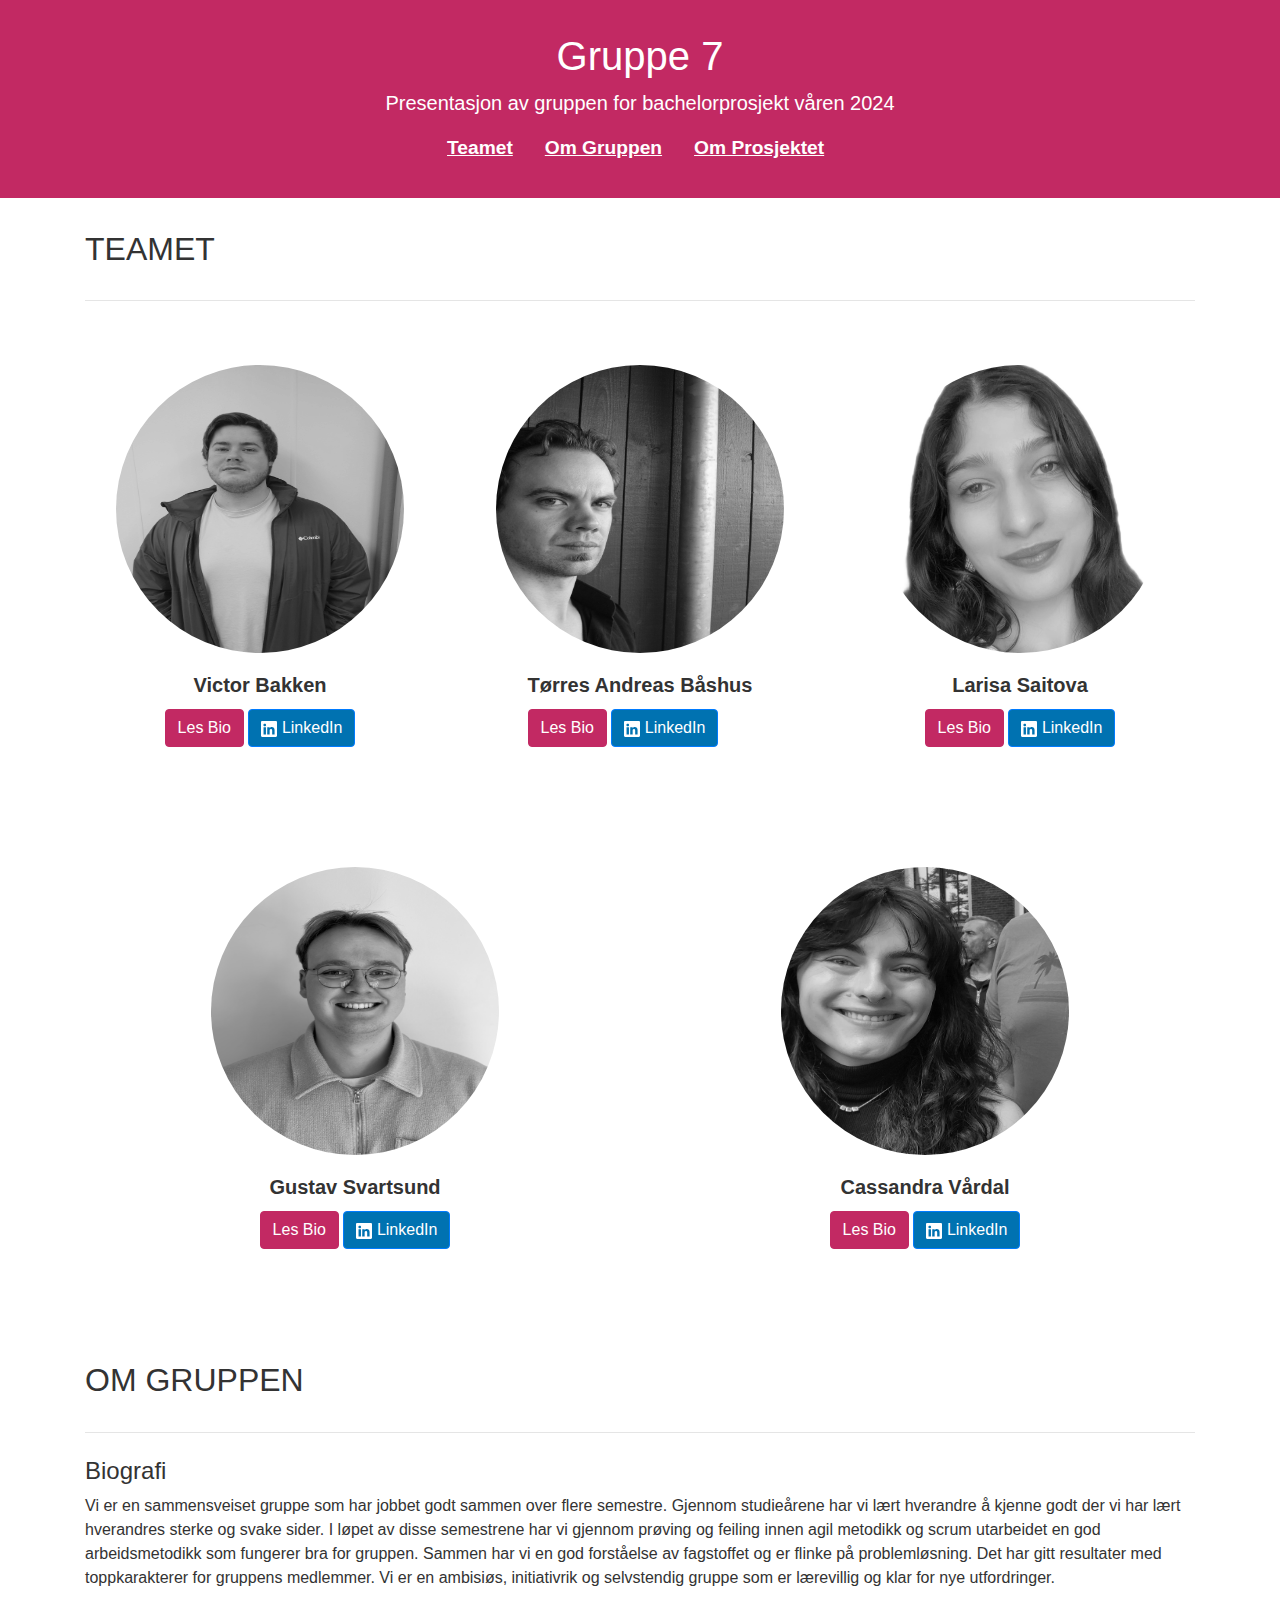
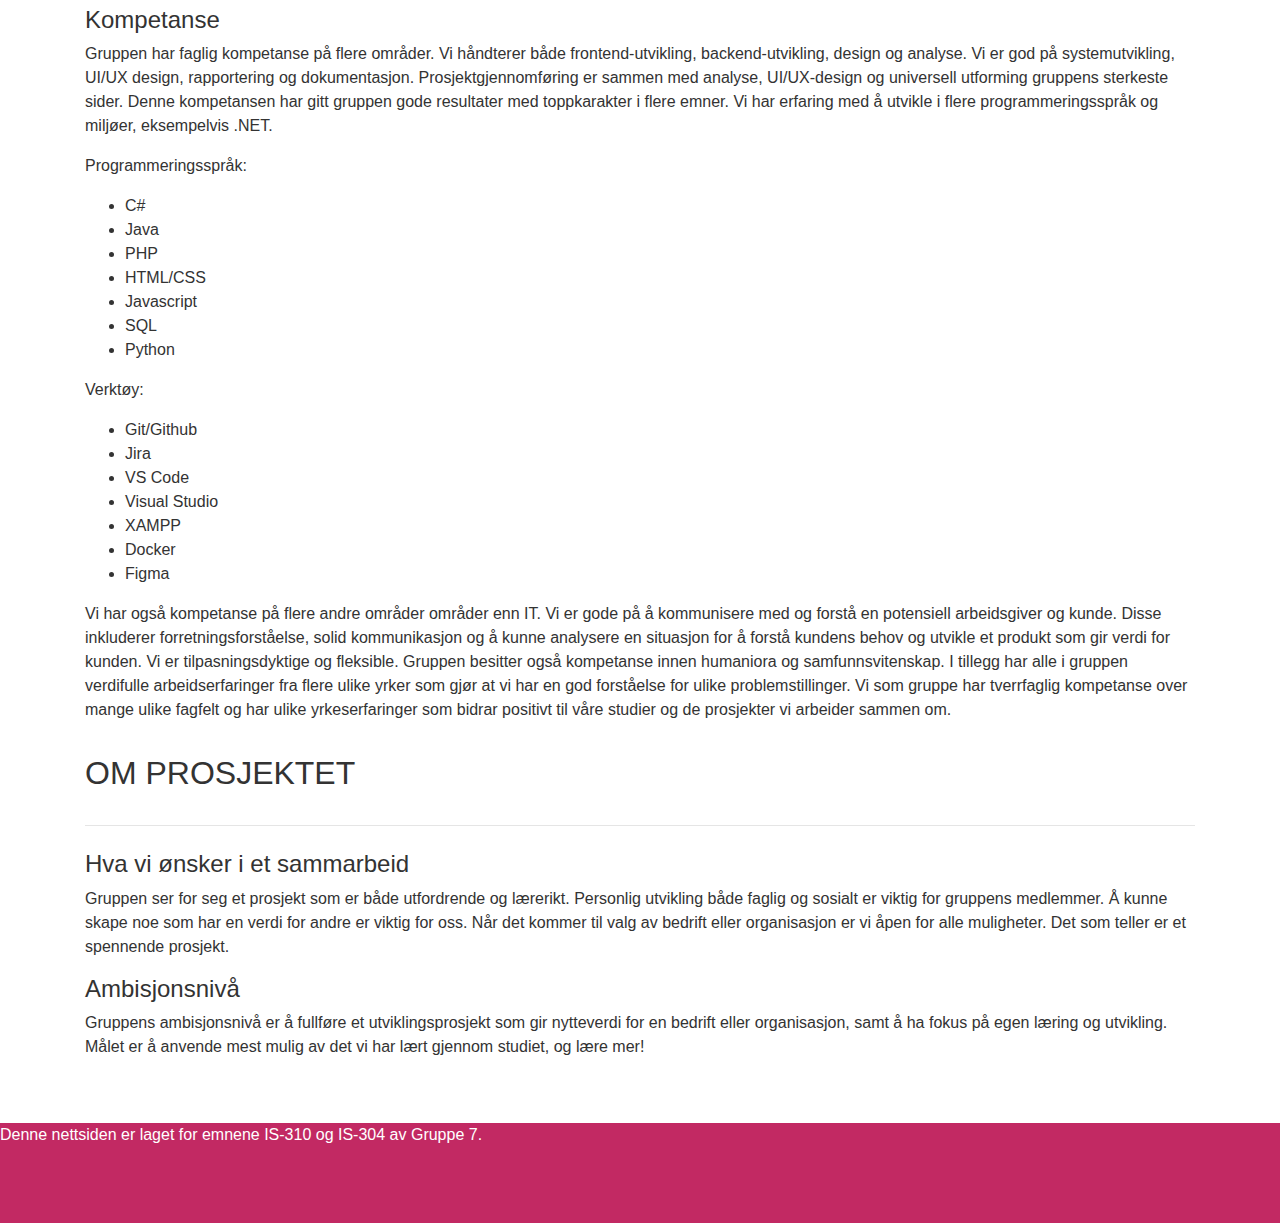
<file: index.html>
<!DOCTYPE html>
<html lang="en">

<head>
  <meta charset="UTF-8">
  <meta name="viewport" content="width=device-width, initial-scale=1.0">
  <title>Gruppe 7 - Bachelorprosjekt</title>
  <link rel="stylesheet" href="https://cdn.jsdelivr.net/npm/bootstrap@4.4.1/dist/css/bootstrap.min.css"
    integrity="sha384-Vkoo8x4CGsO3+Hhxv8T/Q5PaXtkKtu6ug5TOeNV6gBiFeWPGFN9MuhOf23Q9Ifjh" crossorigin="anonymous">
  <link rel="stylesheet" href="style.css">
</head>

<body>
  <!--Bar på toppen-->
  <div class="jumbotron">
    <h1 class="display-10">Gruppe 7</h1>
    <p class="lead"><strong>Presentasjon av gruppen for bachelorprosjekt våren 2024</strong></p>
    <ul class ="navi">
      <li><a href="#teamet">Teamet</a></li>
      <li><a href="#gruppen">Om Gruppen</a></li>
      <li><a href="#prosjektet">Om Prosjektet</a></li>
    </ul>
  </div>
  <div class="container">



    <!--Teamet-->


    <h2 class="display-8" id="teamet">TEAMET</h2>
    <hr class="my-4">
    <div class="row">
      <div class="col-sm-4">
        <div class="card" style="width: 18rem;">
          <img class="card-img-top" src="./img/victor.jpg" alt="Bilde av Victor Bakken">
          <div class="card-body">
            <h5 class="card-title">Victor Bakken</h5>
            <div class="overflow-auto collapse" id="victorSkill" style="height: 200px">
              <p class="card-text">
              <ul>
                <li>Test</li>
              </ul>
              </p>
            </div>
            <div class="overflow-auto collapse" id="victorBio" style="height: 200px">
              <p class="card-text">
                Mine røtter er fra Bjugn i Ørland kommune. Jeg ser meg selv som en kreativ, ansvarsfull, og
                perfeksjonist. Jeg er alltid klar for nye utfordringer, i alt jeg gjør.
                Har tidligere erfaring innenfor kundeservice, markedsanalyse og byggindustri. På den faglige biten liker
                jeg best å holde på med oppsett, service og generell hardware, dette er fordi jeg har deltatt og vært
                med på oppsett og vedlikehold av flere servere, dette inkluderer web, og spillservere. Fritiden min går
                ut på å dele opplevelser med bekjente. Ofte gjennom videospill og min interesse for bil.
              </p>
            </div>
            <a class="btn btn-info" data-toggle="collapse" href="#victorBio" role="button">Les Bio</a>
            <a class="btn btn-primary libtn" href="https://www.linkedin.com/in/victorbakken/" target=”_blank”>
              <img src="./img/linkedin.svg" alt="Linkedin logo"/>
              <span class="linkText">LinkedIn</span>
            </a>
          </div>
        </div>
      </div>
      <div class="col-sm-4">
        <div class="card" style="width: 18rem;">
          <img class="card-img-top" src="./img/torres.jpg" alt="Bilde av Tørres Båshus">
          <div class="card-body">
            <h5 class="card-title">Tørres Andreas Båshus</h5>
            <div class="overflow-auto collapse" id="torresbio" style="height: 200px">
              <p class="card-text">
                Jeg er en sørlending fra Arendal som har bodd flere år i flere europeiske land. Jeg anser meg som en ansvarlig, initiativrik og nysgjerrig person som hele tiden vil lære noe nytt. Jeg har en variert og internasjonal bakgrunn med flere ulike jobberfaringer både fra Norge og utlandet innen service, detaljhandel, forsikring og elektronikkbransjen. Nå studerer jeg til bachelor i IT og informasjonsteknologi ved Universitet i Agder. Studieåret høsten 2023/våren 2024 er jeg studenttillitsvalgt. I øvrige har jeg studert flere ulike emner innenfor humaniora og samfunnsvitenskap i Danmark, Tyskland, Frankrike og Sverige. Grunnet mine internasjonale erfaringer og studier har jeg en god sosial og kulturell kompetanse.
                Jeg har alltid hatt en interesse for mulighetene som IKT gir og samhandlingen mellom mennesker og teknologi. Utover min interesse for teknologi og informasjonsteknologi, så interesserer jeg meg også for litteratur, kultur, språk og meditasjon. Et viktig spørsmål for meg er hvordan teknologi utvikles og brukes. Prosessen med å utvikle et produkt eller tjeneste finner jeg spennende. Jeg trives med systemutvikling, design og jobbe med å utvikle digitale løsninger.
              </p>
            </div>
            <a class="btn btn-info" data-toggle="collapse" href="#torresbio" role="button"
              aria-expanded="false">Les Bio</a>
            <a class="btn btn-primary libtn"
              href="https://www.linkedin.com/in/tørresbåshus/" target=”_blank”>
              <img src="./img/linkedin.svg" alt="Linkedin logo"/>
              <span class="linkText">LinkedIn</span>
            </a>
          </div>
        </div>
      </div>
      <div class="col-sm-4">
        <div class="card" style="width: 18rem;">
          <img class="card-img-top" src="./img/larisa2.jpg" alt="Bilde av Larisa Saitova">
          <div class="card-body">
            <h5 class="card-title">Larisa Saitova</h5>
            <div class="overflow-auto collapse" id="larisabio" style="height: 200px">
              <p class="card-text">
              
Jeg er en 20 år gammel student som gjennom bachelorstudiet mitt har utviklet stor nysgjerrighet for hvordan teknologi kan påvirke miljø og mennesker både på godt og vondt, og liker å reflektere over de etiske implikasjonene bak slike valg. Fra en tidlig alder har jeg også  hatt en dyp lidenskap for estetikk og det visuelle. Noe som preger meg både innenfor og utenfor studiene. Ved siden av studentlivet er jeg opptatt av mote og liker å tilbringe tid ved symaskinen. Nettopp dette tror jeg ble drivkraften bak min interesse for UI/UX-design, frontend-utvikling og webutvikling. Å kunne forme digitale opplevelser og skape grensesnitt som ikke bare fungerer sømløst, men også inspirerer og engasjerer, gir meg en utrolig glede som jeg håper å få dele med andre i framtiden. 

              </p>
            </div>
            <a class="btn btn-info" data-toggle="collapse" href="#larisabio" role="button"
              aria-expanded="false">Les Bio</a>
            <a class="btn btn-primary libtn" href="https://www.linkedin.com/in/larisa-s-a10b9b276/"
              target=”_blank”>
              <img src="./img/linkedin.svg" alt="Linkedin logo"/>
              <span class="linkText">LinkedIn</span>
            </a>
          </div>
        </div>
      </div>
    </div>
    <div class="row">
      <div class="col-sm-6">
        <div class="card" style="width: 18rem;">
          <img class="card-img-top" src="./img/gustav.jpg" alt="Bilde av Gustav Svartsund">
          <div class="card-body">
            <h5 class="card-title">Gustav Svartsund</h5>
            <div class="overflow-auto collapse" id="gustavbio" style="height: 200px">
              <p class="card-text">Jeg kommer fra Ski i Nordre Follo kommune som har forvillet seg ned til Sørlandet for å gjennomføre en bachelor. Vil anse meg selv som en utadvendt person som liker det å møte nye mennesker, eller bli bedre kjent med personer jeg allerede kjenner. Har faglig kompetanse da det gjelder litt programmering, og forskjellig feilsøking på software og hardware level. Er sterkere på hardware siden da jeg blant annet har bygget utallige datamaskiner opp gjennom årene. Etter 6 år på medisinsk laboratorium har jeg god erfaring med teamarbeid og arbeidsrutiner. Jeg har interesser som samsvarer med studievalget som innebærer teknologi, programmering, og design. Vil si at jeg foretrekker frontend ovenfor backend. Utenom studiet liker jeg å tilbringe tid med venner, spille videospill, og drive med frisbeegolf.
              </p>
            </div>
            <a class="btn btn-info" data-toggle="collapse" href="#gustavbio" role="button"
              aria-expanded="false">Les Bio</a>
            <a class="btn btn-primary libtn"
              href="https://www.linkedin.com/in/gustav-svartsund-baa67224a/" target=”_blank”>
              <img src="./img/linkedin.svg" alt="Linkedin logo"/>
              <span class="linkText">LinkedIn</span>
            </a>
          </div>
        </div>
      </div>
      <div class="col-sm-6">
        <div class="card" style="width: 18rem;">

          <img class="card-img-top" src="./img/cass.png" alt="Bilde av Cassandra Vårdal">
          <div class="card-body">
            <h5 class="card-title">Cassandra Vårdal</h5>
            <div class="overflow-auto collapse" id="cassandrabio" style="height: 200px">
              <p class="card-text">Jeg er en IT student fra Byremo i Lyngdal kommune som nå går siste året på en bachelor i IT og informasjonssystemer. Min tidligere arbeidsbakgrunn i handelsbransjen har gitt meg mye erfaring med teamarbeid og det å lede et team. Jeg var i en lengre periode ansatt som team- og seksjonsleder i en av landets største dagligvarekjeder. Min faglige kompetanse strekker seg bredt over flere fagfelt og jeg har fått en solid forståelse for front og backend utvikling. Jeg har også en lidenskap for universell utforming og det å sikre at morgendagens systemer kan brukes av alle, ikke bare de som ble født med teknologi i fingertuppene. 
              </p>
            </div>
            <a class="btn btn-info test" data-toggle="collapse" href="#cassandrabio" role="button"
              aria-expanded="false">Les Bio</a>
            <a class="btn btn-primary libtn" href="https://www.linkedin.com/in/cassandra-vardal/"
              target=”_blank”>
              <img src="./img/linkedin.svg" alt="Linkedin logo"/>
              <span class="linkText">LinkedIn</span>
            </a>
          </div>
        </div>
      </div>
    </div>

    <h2 class="display-8" id="gruppen">OM GRUPPEN</h2>
    <hr class="my-4">
    <h4 class="display-10">Biografi</h4>
    <p>Vi er en sammensveiset gruppe som har jobbet godt sammen over flere semestre. Gjennom studieårene har vi lært hverandre å kjenne godt der vi har lært hverandres sterke og svake sider. I løpet av disse semestrene har vi gjennom prøving og feiling innen agil metodikk og scrum utarbeidet en god arbeidsmetodikk som fungerer bra for gruppen. Sammen har vi en god forståelse av fagstoffet og er flinke på problemløsning. Det har gitt resultater med toppkarakterer for gruppens medlemmer. Vi er en ambisiøs, initiativrik og selvstendig gruppe som er lærevillig og klar for nye utfordringer.

    </p>
    <h4 class="display-10">Kompetanse</h4>
    <p>Gruppen har faglig kompetanse på flere områder. Vi håndterer både frontend-utvikling, backend-utvikling, design og analyse. Vi er god på systemutvikling, UI/UX design, rapportering og dokumentasjon. Prosjektgjennomføring er sammen med analyse, UI/UX-design og universell utforming gruppens sterkeste sider. Denne kompetansen har gitt gruppen gode resultater med toppkarakter i flere emner. Vi har erfaring med å utvikle i flere programmeringsspråk og miljøer, eksempelvis .NET. 
      <p>Programmeringsspråk: </p>
      <ul>
        <li>C#</li>
        <li>Java</li>
        <li>PHP</li>
        <li>HTML/CSS</li>
        <li>Javascript</li>
        <li>SQL</li>
        <li>Python</li>
      </ul>
      <p>Verktøy: </p>
      <ul>
        <li>Git/Github</li>
        <li>Jira</li>
        <li>VS Code</li>
        <li>Visual Studio</li>
        <li>XAMPP</li>
        <li>Docker</li>
        <li>Figma</li>
      </ul>
      
      Vi har også kompetanse på flere andre områder områder enn IT. Vi er gode på å kommunisere med og forstå en potensiell arbeidsgiver og kunde. Disse inkluderer forretningsforståelse, solid kommunikasjon og å kunne analysere en situasjon for å forstå kundens behov og utvikle et produkt som gir verdi for kunden. Vi er tilpasningsdyktige og fleksible. Gruppen besitter også kompetanse innen humaniora og samfunnsvitenskap. I tillegg har alle i gruppen verdifulle arbeidserfaringer fra flere ulike yrker som gjør at vi har en god forståelse for ulike problemstillinger. Vi som gruppe har tverrfaglig kompetanse over mange ulike fagfelt og har ulike yrkeserfaringer som bidrar positivt til våre studier og de prosjekter vi arbeider sammen om.
      
    </p>


    <!--Prosjektet-->


    <h2 class="display-8" id="prosjektet">OM PROSJEKTET</h2>
    <hr class="my-4">


    <h4 display="10">Hva vi ønsker i et sammarbeid</h4>
    <p>

      Gruppen ser for seg et prosjekt som er både utfordrende og lærerikt. Personlig utvikling både faglig og sosialt er viktig for gruppens medlemmer.
      Å kunne skape noe som har en verdi for andre er viktig for oss. Når det kommer til valg av bedrift eller organisasjon er vi åpen for alle muligheter. Det som teller er et spennende prosjekt.
    </p>



    <h4 display="10">Ambisjonsnivå</h4>
    <p>

      Gruppens ambisjonsnivå er å fullføre et utviklingsprosjekt som gir nytteverdi for en bedrift eller organisasjon, samt å ha fokus på egen læring og utvikling. Målet er å anvende mest mulig av det vi har lært gjennom studiet, og lære mer!
    </p>


  </div>
  <footer>
    <p>
      Denne nettsiden er laget for emnene IS-310 og IS-304 av Gruppe 7.
    </p>
  </footer>

  <script src="https://code.jquery.com/jquery-3.4.1.slim.min.js"
    integrity="sha384-J6qa4849blE2+poT4WnyKhv5vZF5SrPo0iEjwBvKU7imGFAV0wwj1yYfoRSJoZ+n"
    crossorigin="anonymous"></script>
  <script src="https://cdn.jsdelivr.net/npm/popper.js@1.16.0/dist/umd/popper.min.js"
    integrity="sha384-Q6E9RHvbIyZFJoft+2mJbHaEWldlvI9IOYy5n3zV9zzTtmI3UksdQRVvoxMfooAo"
    crossorigin="anonymous"></script>
  <script src="https://cdn.jsdelivr.net/npm/bootstrap@4.4.1/dist/js/bootstrap.min.js"
    integrity="sha384-wfSDF2E50Y2D1uUdj0O3uMBJnjuUD4Ih7YwaYd1iqfktj0Uod8GCExl3Og8ifwB6"
    crossorigin="anonymous"></script>
</body>

</html>
</file>
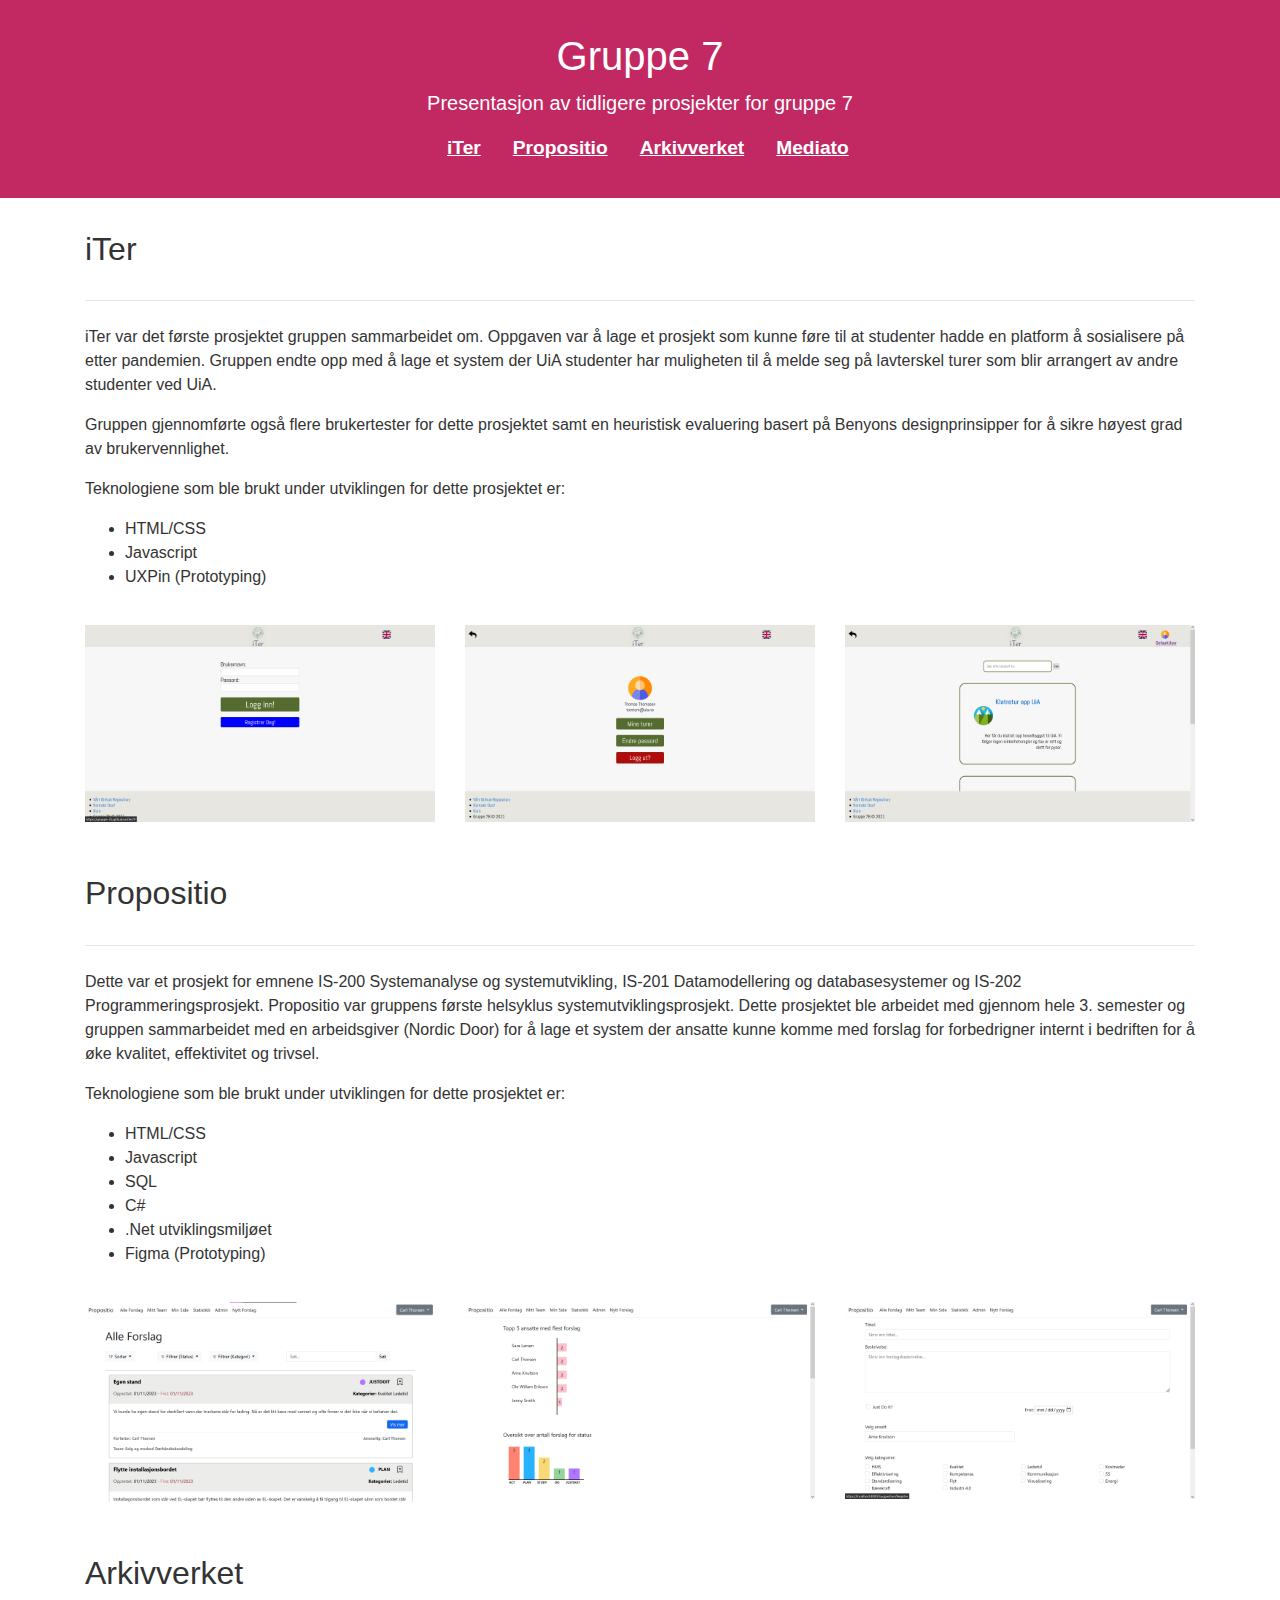
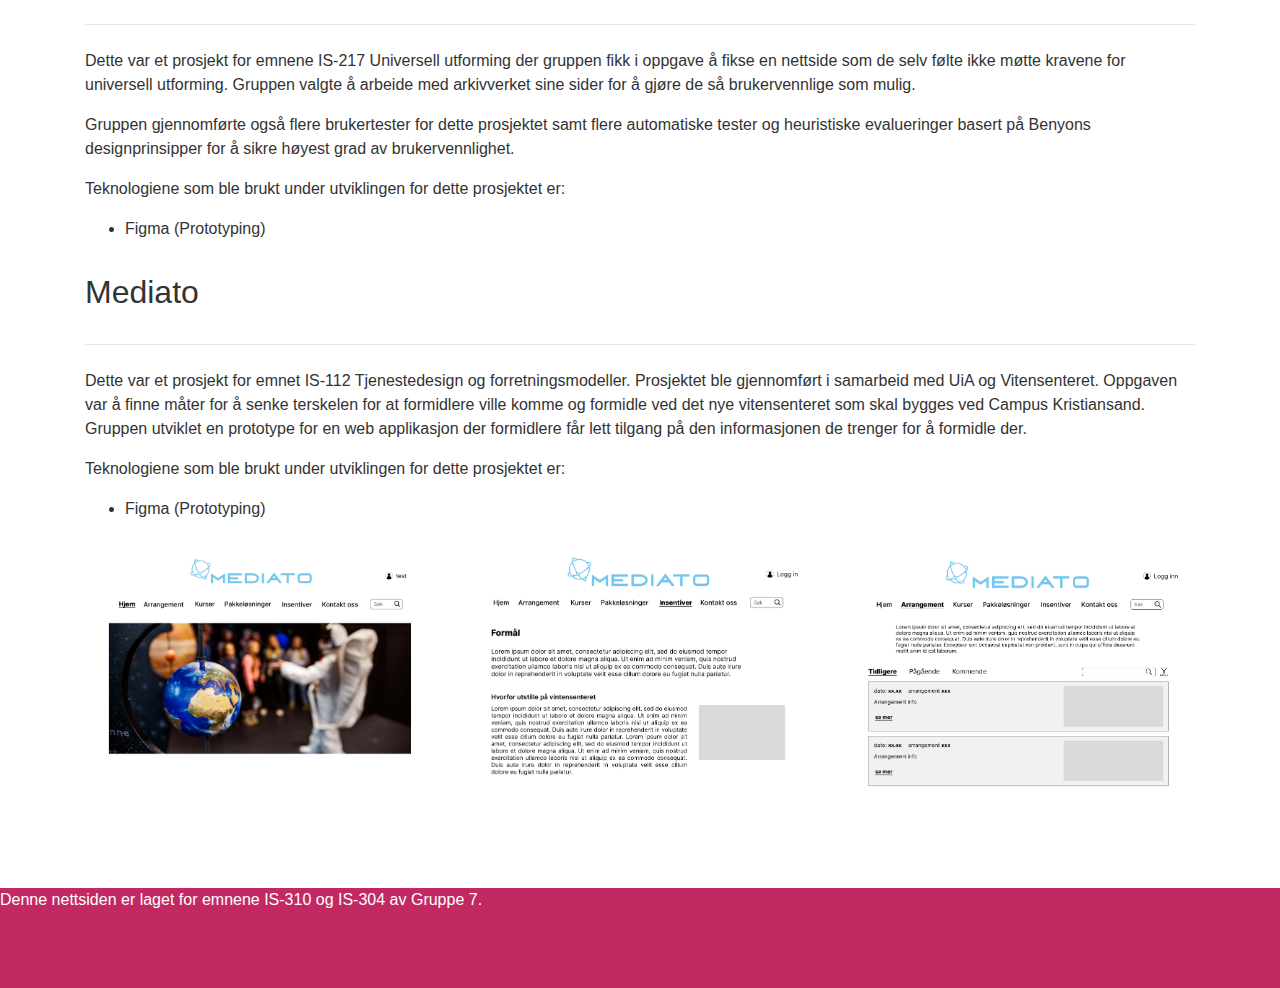
<file: prosjekter.html>
<!DOCTYPE html>
<html lang="en">

<head>
  <meta charset="UTF-8">
  <meta name="viewport" content="width=device-width, initial-scale=1.0">
  <title>Gruppe 7 - Tidligere Prosjekter</title>
  <link rel="stylesheet" href="https://cdn.jsdelivr.net/npm/bootstrap@4.4.1/dist/css/bootstrap.min.css"
    integrity="sha384-Vkoo8x4CGsO3+Hhxv8T/Q5PaXtkKtu6ug5TOeNV6gBiFeWPGFN9MuhOf23Q9Ifjh" crossorigin="anonymous">
 <!----> <link rel="stylesheet" href="style.css">
</head>

<body>
  <!--Bar på toppen-->
  <div class="jumbotron">
    <h1 class="display-10">Gruppe 7</h1>
    <p class="lead"><strong>Presentasjon av tidligere prosjekter for gruppe 7</strong></p>
    <ul class ="navi">
      <li><a href="#iter">iTer</a></li>
      <li><a href="#propositio">Propositio</a></li>
      <li><a href="#arkivverket">Arkivverket</a></li>
      <li><a href="#Mediato">Mediato</a></li>
    </ul>
  </div>
  <div class="container">



    <!--Teamet-->


    <h2 class="display-8" id="iter">iTer</h2>
    <hr class="my-4">
    <p>
      iTer var det første prosjektet gruppen sammarbeidet om. Oppgaven var å lage et prosjekt som kunne føre til at studenter hadde en platform å sosialisere på etter pandemien. Gruppen endte opp med å lage et system der UiA studenter har muligheten til å melde seg på lavterskel turer som blir arrangert av andre studenter ved UiA.  
      
    </p>
    <p>Gruppen gjennomførte også flere brukertester for dette prosjektet samt en heuristisk evaluering basert på Benyons designprinsipper for å sikre høyest grad av brukervennlighet.</p>
    <p>Teknologiene som ble brukt under utviklingen for dette prosjektet er:</p>
    <ul>
      <li>HTML/CSS</li>
      <li>Javascript</li>
      <li>UXPin (Prototyping)</li>
    </ul>
    <div class="row">
      <div class="col-4">
        <img class="showcase" src="img/iter/iter3.png">
      </div>
      <div class="col-4">
        <img class="showcase" src="img/iter/iter1.png">
      </div>
      <div class="col-4">
        <img class="showcase" src="img/iter/iter2.png">
      </div>
    </div>


    <h2 class="display-8" id="propositio">Propositio</h2>
    <hr class="my-4">
    <p>Dette var et prosjekt for emnene IS-200 Systemanalyse og systemutvikling, IS-201 Datamodellering og databasesystemer og IS-202 Programmeringsprosjekt. Propositio var gruppens første helsyklus systemutviklingsprosjekt. Dette prosjektet ble arbeidet med gjennom hele 3. semester og gruppen sammarbeidet med en arbeidsgiver (Nordic Door) for å lage et system der ansatte kunne komme med forslag for forbedrigner internt i bedriften for å øke kvalitet, effektivitet og trivsel.</p>
   <p>Teknologiene som ble brukt under utviklingen for dette prosjektet er:</p>
    <ul>
      <li>HTML/CSS</li>
      <li>Javascript</li>
      <li>SQL</li>
      <li>C#</li>
      <li>.Net utviklingsmiljøet</li>
      <li>Figma (Prototyping)</li>
    </ul>

    <div class="row">
      <div class="col-4">
        <img class="showcase" src="img/prop/prop1.png">
      </div>
      <div class="col-4">
        <img class="showcase" src="img/prop/prop2.png">
      </div>
      <div class="col-4">
        <img class="showcase" src="img/prop/prop3.png">
      </div>
    </div>

    <h2 class="display-8" id="arkivverket">Arkivverket</h2>
    <hr class="my-4">
    <p>Dette var et prosjekt for emnene IS-217 Universell utforming der gruppen fikk i oppgave å fikse en nettside som de selv følte ikke møtte kravene for universell utforming. Gruppen valgte å arbeide med arkivverket sine sider for å gjøre de så brukervennlige som mulig.</p>
    <p>Gruppen gjennomførte også flere brukertester for dette prosjektet samt flere automatiske tester og heuristiske evalueringer basert på Benyons designprinsipper for å sikre høyest grad av brukervennlighet.</p>
  
    <p>Teknologiene som ble brukt under utviklingen for dette prosjektet er:</p>
    <ul>
      <li>Figma (Prototyping)</li>
    </ul>
    <h2 class="display-8" id="Mediato">Mediato</h2>
    <hr class="my-4">
    <p>Dette var et prosjekt for emnet IS-112 Tjenestedesign og forretningsmodeller. Prosjektet ble gjennomført i samarbeid med UiA og Vitensenteret. Oppgaven var å finne måter for å senke terskelen for at formidlere ville komme og formidle ved det nye vitensenteret som skal bygges ved Campus Kristiansand. Gruppen utviklet en prototype for en web applikasjon der formidlere får lett tilgang på den informasjonen de trenger for å formidle der.</p>
    <p>Teknologiene som ble brukt under utviklingen for dette prosjektet er:</p>
    <ul>
      <li>Figma (Prototyping)</li>
    </ul>

    <div class="row">
      <div class="col-4">
        <img class="showcase" src="img/mediato/mediato1.png">
      </div>
      <div class="col-4">
        <img class="showcase" src="img/mediato/mediato2.png">
      </div>
      <div class="col-4">
        <img class="showcase" src="img/mediato/mediato3.png">
      </div>
    </div>



  </div>
  <footer>
    <p>
      Denne nettsiden er laget for emnene IS-310 og IS-304 av Gruppe 7.
    </p>
  </footer>

  <script src="https://code.jquery.com/jquery-3.4.1.slim.min.js"
    integrity="sha384-J6qa4849blE2+poT4WnyKhv5vZF5SrPo0iEjwBvKU7imGFAV0wwj1yYfoRSJoZ+n"
    crossorigin="anonymous"></script>
  <script src="https://cdn.jsdelivr.net/npm/popper.js@1.16.0/dist/umd/popper.min.js"
    integrity="sha384-Q6E9RHvbIyZFJoft+2mJbHaEWldlvI9IOYy5n3zV9zzTtmI3UksdQRVvoxMfooAo"
    crossorigin="anonymous"></script>
  <script src="https://cdn.jsdelivr.net/npm/bootstrap@4.4.1/dist/js/bootstrap.min.js"
    integrity="sha384-wfSDF2E50Y2D1uUdj0O3uMBJnjuUD4Ih7YwaYd1iqfktj0Uod8GCExl3Og8ifwB6"
    crossorigin="anonymous"></script>
</body>

</html>
</file>
<file: style.css>
/*Header*/
.jumbotron{
    padding:2rem 3rem;
    background-color: #C22963;
    border-radius: 0px;
    color:#fff;
    font-weight: bolder;
    text-align: center;
}

.navi{
    padding-left: 31%;
    padding-bottom: 1rem;
    list-style: none;
}
.navi li{
    margin-left: 2rem;
    color:#fff;
    float: left;
    margin-bottom: 2rem;
}
.navi li a{
    font-size: larger;
    text-decoration: underline;
    color: #fff;
}
.navi li a:hover{
    text-decoration: none;
    color: #eee;
}
.jumbotron h1{
    text-align: center;
}
.jumbotron title{
    font-weight: bo;
}

/*Generelt*/
body{
    color:#333;
}
.row div{
    margin: 20px auto
}

footer{
    margin-top: 4rem;
    background-color: #C22963;
    height:100px;
    color:#fff;
}

.btn-info{
    border-color: #C22963;
    background-color: #C22963;
    color: #fff;
}
.showcase{
    width:100%;
}
.btn-info:hover{
    border-color: #ee4f89;
    background-color: #ee4f89;
}
.btn-info:focus{
    border-color: #ee4f89;
    background-color: #ee4f89;
}
.display-8{
    margin: 2rem 0;
}


/*Cards*/
h5{
    font-weight: 600;
}
.card{
    border:none;
}
.card-title{
    text-align: center;
    color:#333;
    width: 100%;
}
.card-body{
    padding-top: 0px;
}
.card:hover .card-img-top{
    filter:grayscale(0%);
    animation: pictureAnimation 0.2s;
}

.libtn{
    background-color: #0072b1;
    color:#fff;
}
.libtn img{
    filter:invert(100%);
}
.card-img-top{
    filter:grayscale(100%);
    border-radius:25rem;
    height: 18rem;
}
.card-img-border{
    height: 18rem;
    border-radius: 50%;
}

/*Animations and media*/

@keyframes pictureAnimation{
    from {filter:grayscale(100%); };
    to{filter:grayscale(0%); }
}

@media (max-width: 1000px){
    .card-img-top{
        filter:grayscale(0%);
    }
}
</file>
